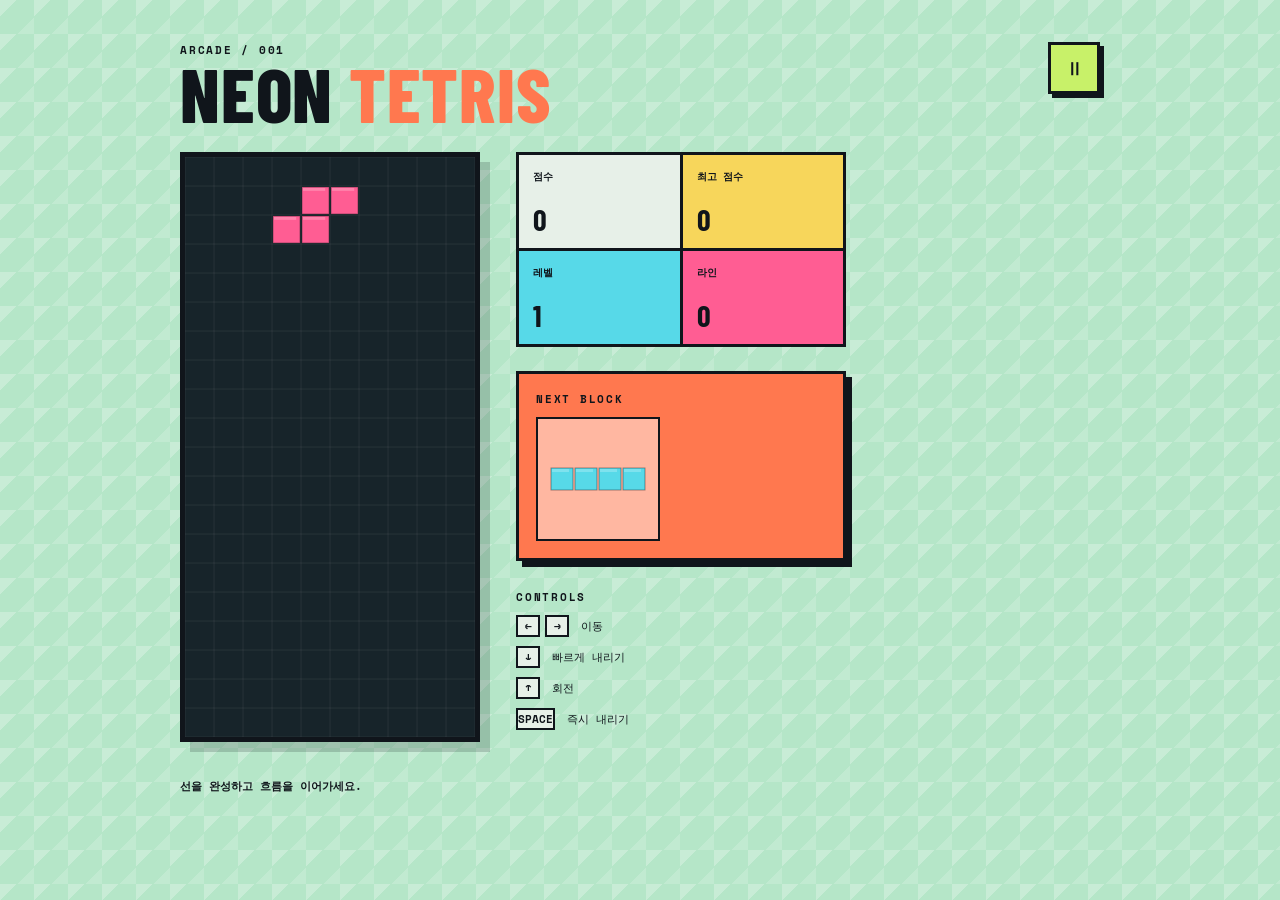
<file: Game01/index.html>
<!DOCTYPE html>
<html lang="ko">
<head>
  <meta charset="UTF-8">
  <meta name="viewport" content="width=device-width, initial-scale=1.0">
  <title>NEON TETRIS</title>
  <link rel="stylesheet" href="style.css">
</head>
<body>
  <main class="game-shell">
    <section class="game-header">
      <div>
        <p class="eyebrow">ARCADE / 001</p>
        <h1>NEON <span>TETRIS</span></h1>
      </div>
      <button id="pause-button" class="icon-button" type="button" aria-label="게임 일시정지">Ⅱ</button>
    </section>

    <section class="game-layout">
      <div class="board-wrap">
        <canvas id="game-board" width="300" height="600" aria-label="테트리스 게임 보드"></canvas>
        <div id="game-overlay" class="game-overlay hidden">
          <p id="overlay-title">GAME OVER</p>
          <button id="restart-overlay" class="primary-button" type="button">다시 시작</button>
        </div>
      </div>

      <aside class="sidebar">
        <div class="stat-grid">
          <div class="stat"><span>점수</span><strong id="score">0</strong></div>
          <div class="stat"><span>최고 점수</span><strong id="high-score">0</strong></div>
          <div class="stat"><span>레벨</span><strong id="level">1</strong></div>
          <div class="stat"><span>라인</span><strong id="lines">0</strong></div>
        </div>

        <div class="next-panel">
          <div class="panel-label">NEXT BLOCK</div>
          <canvas id="next-board" width="120" height="120" aria-label="다음 블록"></canvas>
        </div>

        <div class="controls-help">
          <div class="panel-label">CONTROLS</div>
          <p><kbd>←</kbd><kbd>→</kbd> 이동</p>
          <p><kbd>↓</kbd> 빠르게 내리기</p>
          <p><kbd>↑</kbd> 회전</p>
          <p><kbd>SPACE</kbd> 즉시 내리기</p>
        </div>
      </aside>
    </section>

    <div class="mobile-controls" aria-label="게임 조작 버튼">
      <button class="control-button" data-action="left" type="button">←</button>
      <button class="control-button" data-action="rotate" type="button">↻</button>
      <button class="control-button drop-button" data-action="drop" type="button">↓</button>
      <button class="control-button" data-action="right" type="button">→</button>
    </div>

    <footer>선을 완성하고 흐름을 이어가세요.</footer>
  </main>
  <script src="script.js"></script>
</body>
</html>
</file>
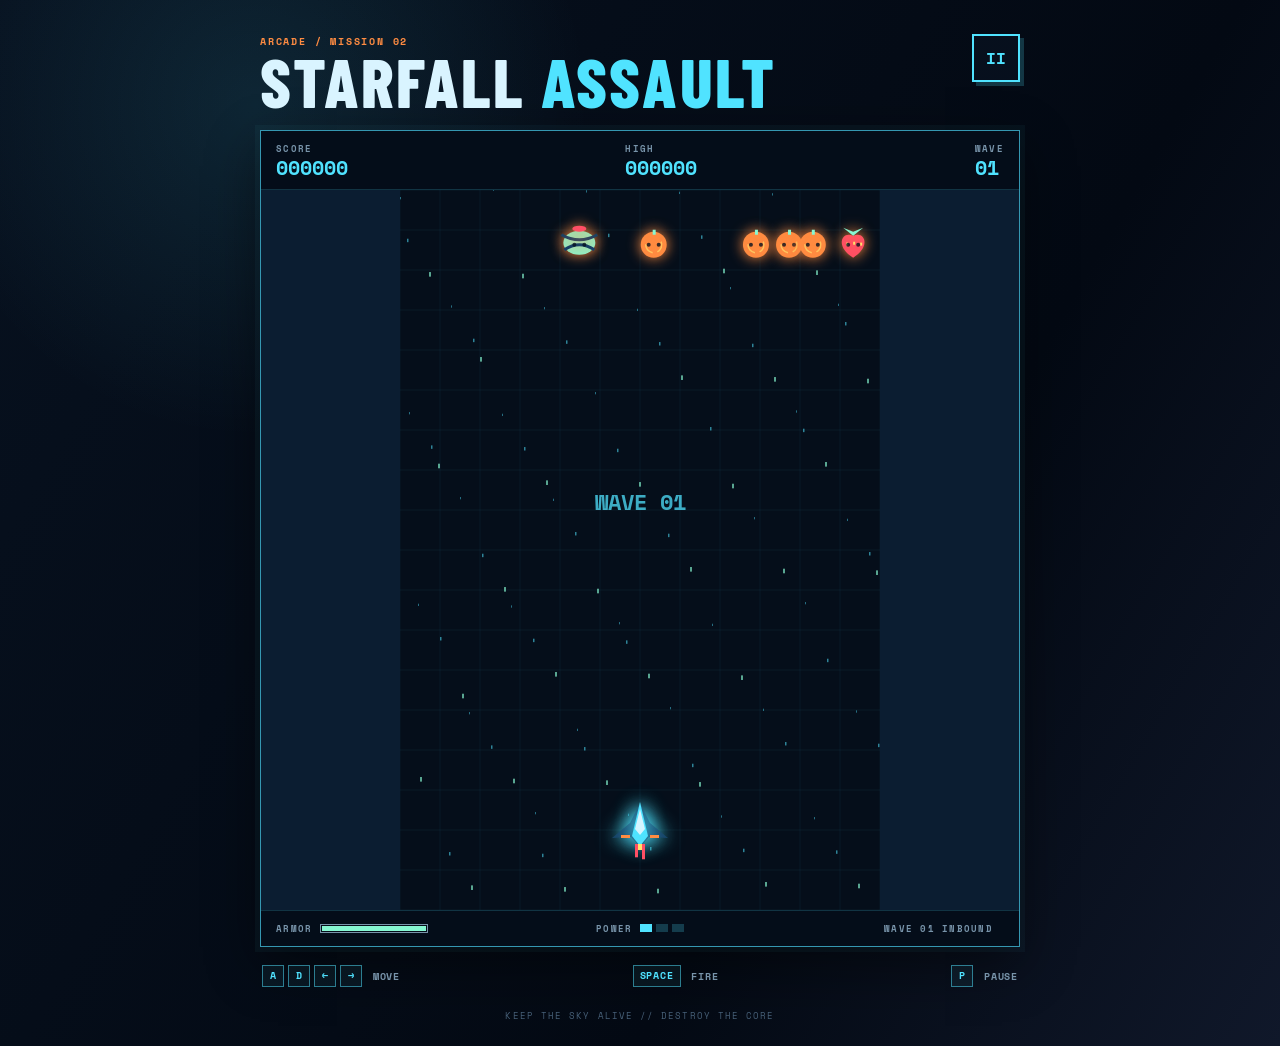
<file: Game02/index.html>
<!DOCTYPE html>
<html lang="ko">
<head>
  <meta charset="UTF-8">
  <meta name="viewport" content="width=device-width, initial-scale=1.0">
  <meta name="theme-color" content="#07111f">
  <title>STARFALL // VERTICAL ASSAULT</title>
  <link rel="stylesheet" href="style.css">
</head>
<body>
  <main class="game-shell">
    <header class="topbar">
      <div class="brand-block">
        <p class="eyebrow">ARCADE / MISSION 02</p>
        <h1>STARFALL <span>ASSAULT</span></h1>
      </div>
      <button id="pause-button" class="pause-button" type="button" aria-label="게임 일시정지">II</button>
    </header>

    <section class="game-frame">
      <div class="hud hud-top">
        <div><span>SCORE</span><strong id="score">000000</strong></div>
        <div><span>HIGH</span><strong id="high-score">000000</strong></div>
        <div><span>WAVE</span><strong id="wave">01</strong></div>
      </div>
      <div class="canvas-wrap">
        <canvas id="game-canvas" width="480" height="720" aria-label="스타폴 종스크롤 슈팅 게임"></canvas>
        <div id="game-overlay" class="game-overlay hidden">
          <p class="overlay-kicker">SIGNAL LOST</p>
          <h2 id="overlay-title">GAME OVER</h2>
          <p id="overlay-copy">최종 점수 000000</p>
          <button id="restart-button" class="action-button" type="button">REDEPLOY</button>
        </div>
      </div>
      <div class="hud hud-bottom">
        <div class="status-line"><span>ARMOR</span><div class="meter"><i id="armor-meter"></i></div></div>
        <div class="status-line"><span>POWER</span><div class="power-pips" id="power-pips"><i></i><i></i><i></i></div></div>
        <div class="status-line"><span id="mission-status">SECTOR CLEAR</span></div>
      </div>
    </section>

    <section class="instructions">
      <div><span class="key">A</span><span class="key">D</span><span class="key">←</span><span class="key">→</span> MOVE</div>
      <div><span class="key wide">SPACE</span> FIRE</div>
      <div><span class="key">P</span> PAUSE</div>
    </section>

    <div class="touch-controls" aria-label="터치 조작 버튼">
      <button class="touch-button" data-control="left" type="button">◀</button>
      <button class="touch-button fire-button" data-control="fire" type="button">FIRE</button>
      <button class="touch-button" data-control="right" type="button">▶</button>
    </div>

    <footer>KEEP THE SKY ALIVE // DESTROY THE CORE</footer>
  </main>
  <script src="script.js"></script>
</body>
</html>
</file>
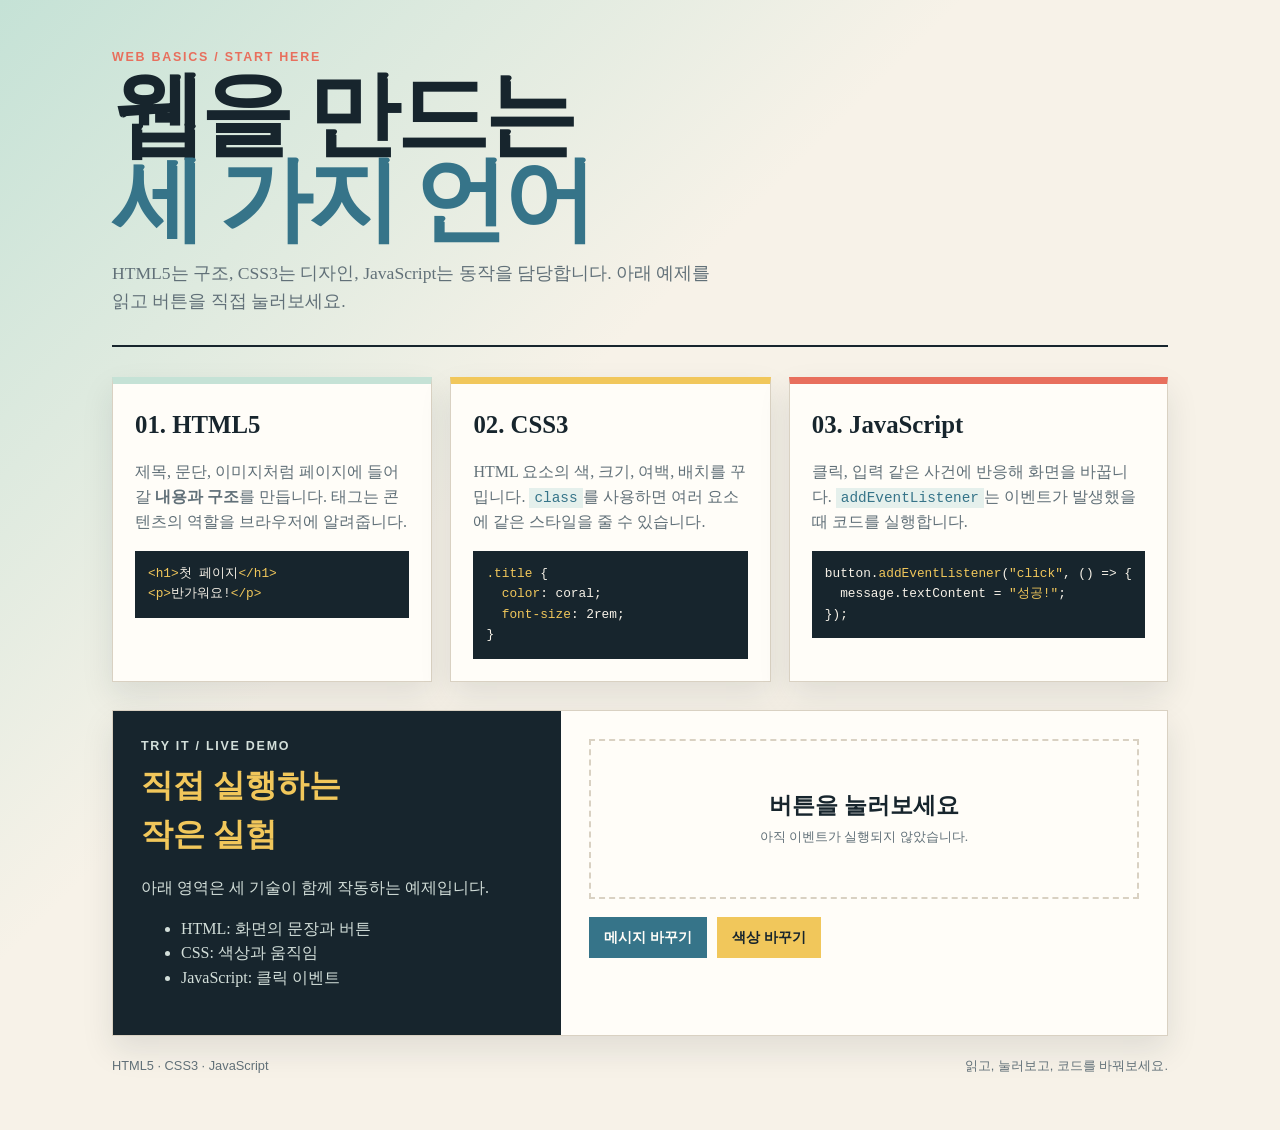
<file: Demopage.html>
<!DOCTYPE html>
<html lang="ko">
<head>
  <meta charset="UTF-8">
  <meta name="viewport" content="width=device-width, initial-scale=1.0">
  <title>웹 기초 학습실</title>
  <style>
    :root {
      --ink: #17252d;
      --muted: #617078;
      --paper: #f7f2e8;
      --white: #fffdf8;
      --line: #d9d1c2;
      --coral: #e86f5d;
      --yellow: #f1c75b;
      --blue: #367489;
      --mint: #c5e2d6;
    }

    * { box-sizing: border-box; }
    body {
      margin: 0;
      color: var(--ink);
      background: linear-gradient(135deg, var(--mint), transparent 40%), var(--paper);
      font-family: Georgia, "Times New Roman", serif;
      line-height: 1.55;
    }
    .page { max-width: 1100px; margin: auto; padding: 28px 22px 55px; }
    header { padding: 22px 0 30px; border-bottom: 2px solid var(--ink); }
    .eyebrow { margin: 0 0 8px; color: var(--coral); font: bold .78rem "Trebuchet MS", sans-serif; letter-spacing: .14em; }
    h1 { margin: 0 0 12px; font-size: clamp(2.8rem, 8vw, 5.8rem); line-height: .92; letter-spacing: -.05em; }
    h1 span { color: var(--blue); }
    header p:last-child { max-width: 620px; margin-bottom: 0; color: var(--muted); font-size: 1.1rem; }
    main { display: grid; gap: 28px; padding-top: 30px; }
    .lessons { display: grid; grid-template-columns: repeat(3, 1fr); gap: 18px; }
    .card, .practice { background: var(--white); border: 1px solid var(--line); box-shadow: 0 14px 30px rgba(23, 37, 45, .1); }
    .card { min-height: 255px; padding: 22px; border-top: 7px solid var(--mint); }
    .card:nth-child(2) { border-top-color: var(--yellow); }
    .card:nth-child(3) { border-top-color: var(--coral); }
    h2 { margin: 0 0 12px; font-size: 1.55rem; }
    .card p { color: var(--muted); }
    code { padding: 2px 5px; color: var(--blue); background: #e5f0ec; font: .9em Consolas, monospace; }
    pre { overflow-x: auto; margin: 15px 0 0; padding: 13px; color: #f7f2e8; background: var(--ink); font: .8rem/1.6 Consolas, monospace; }
    .mark { color: var(--yellow); }
    .practice { display: grid; grid-template-columns: .85fr 1.15fr; overflow: hidden; }
    .explanation { padding: 28px; color: var(--white); background: var(--ink); }
    .explanation h2 { color: var(--yellow); font-size: 2rem; }
    .explanation p, .explanation li { color: #d3dfda; }
    .workspace { padding: 28px; }
    #demo { display: grid; place-items: center; min-height: 160px; padding: 22px; border: 2px dashed var(--line); text-align: center; transition: .2s ease; }
    #demo.active { background: #fff0e8; border-color: var(--coral); transform: rotate(-1deg); }
    #demo strong { display: block; font-size: 1.45rem; }
    #demo small { color: var(--muted); }
    .actions { display: flex; flex-wrap: wrap; gap: 10px; margin-top: 18px; }
    button { padding: 11px 15px; border: 0; color: var(--white); background: var(--blue); cursor: pointer; font: bold .9rem "Trebuchet MS", sans-serif; }
    button:hover, button:focus-visible { background: var(--coral); outline: 3px solid rgba(232, 111, 93, .25); }
    button.alt { color: var(--ink); background: var(--yellow); }
    #result { min-height: 25px; margin: 14px 0 0; color: var(--blue); font-weight: bold; }
    footer { display: flex; justify-content: space-between; gap: 15px; padding-top: 22px; color: var(--muted); font: .8rem "Trebuchet MS", sans-serif; }
    @media (max-width: 760px) {
      .lessons, .practice { grid-template-columns: 1fr; }
      .card { min-height: auto; }
      footer { display: block; }
      footer span { display: block; margin-top: 6px; }
    }
  </style>
</head>
<body>
  <div class="page">
    <header>
      <p class="eyebrow">WEB BASICS / START HERE</p>
      <h1>웹을 만드는<br><span>세 가지 언어</span></h1>
      <p>HTML5는 구조, CSS3는 디자인, JavaScript는 동작을 담당합니다. 아래 예제를 읽고 버튼을 직접 눌러보세요.</p>
    </header>

    <main>
      <section class="lessons" aria-label="웹 기술 기초 설명">
        <article class="card" id="html">
          <h2>01. HTML5</h2>
          <p>제목, 문단, 이미지처럼 페이지에 들어갈 <strong>내용과 구조</strong>를 만듭니다. 태그는 콘텐츠의 역할을 브라우저에 알려줍니다.</p>
          <pre><span class="mark">&lt;h1&gt;</span>첫 페이지<span class="mark">&lt;/h1&gt;</span>
<span class="mark">&lt;p&gt;</span>반가워요!<span class="mark">&lt;/p&gt;</span></pre>
        </article>
        <article class="card" id="css">
          <h2>02. CSS3</h2>
          <p>HTML 요소의 색, 크기, 여백, 배치를 꾸밉니다. <code>class</code>를 사용하면 여러 요소에 같은 스타일을 줄 수 있습니다.</p>
          <pre><span class="mark">.title</span> {
  <span class="mark">color</span>: coral;
  <span class="mark">font-size</span>: 2rem;
}</pre>
        </article>
        <article class="card" id="javascript">
          <h2>03. JavaScript</h2>
          <p>클릭, 입력 같은 사건에 반응해 화면을 바꿉니다. <code>addEventListener</code>는 이벤트가 발생했을 때 코드를 실행합니다.</p>
          <pre>button.<span class="mark">addEventListener</span>(<span class="mark">"click"</span>, () =&gt; {
  message.textContent = <span class="mark">"성공!"</span>;
});</pre>
        </article>
      </section>

      <section class="practice" aria-labelledby="practice-title">
        <div class="explanation">
          <p class="eyebrow">TRY IT / LIVE DEMO</p>
          <h2 id="practice-title">직접 실행하는<br>작은 실험</h2>
          <p>아래 영역은 세 기술이 함께 작동하는 예제입니다.</p>
          <ul>
            <li>HTML: 화면의 문장과 버튼</li>
            <li>CSS: 색상과 움직임</li>
            <li>JavaScript: 클릭 이벤트</li>
          </ul>
        </div>
        <div class="workspace">
          <div id="demo">
            <div>
              <strong id="message">버튼을 눌러보세요</strong>
              <small id="state">아직 이벤트가 실행되지 않았습니다.</small>
            </div>
          </div>
          <div class="actions">
            <button id="run" type="button">메시지 바꾸기</button>
            <button id="paint" class="alt" type="button">색상 바꾸기</button>
          </div>
          <p id="result" aria-live="polite"></p>
        </div>
      </section>
    </main>

    <footer><span>HTML5 · CSS3 · JavaScript</span><span>읽고, 눌러보고, 코드를 바꿔보세요.</span></footer>
  </div>

  <script>
    const demo = document.querySelector("#demo");
    const message = document.querySelector("#message");
    const state = document.querySelector("#state");
    const result = document.querySelector("#result");
    const backgrounds = ["#fff0e8", "#e5f0ec", "#fff8d7"];
    let colorIndex = 0;

    document.querySelector("#run").addEventListener("click", () => {
      demo.classList.add("active");
      message.textContent = "클릭 이벤트가 실행됐어요!";
      state.textContent = "JavaScript가 HTML 내용을 변경했습니다.";
      result.textContent = "✓ 메시지 변경 완료";
    });

    document.querySelector("#paint").addEventListener("click", () => {
      colorIndex = (colorIndex + 1) % backgrounds.length;
      demo.style.backgroundColor = backgrounds[colorIndex];
      result.textContent = `✓ CSS 배경색 변경: ${backgrounds[colorIndex]}`;
    });
  </script>
</body>
</html>
</file>
<file: Game01/style.css>
@import url('https://fonts.googleapis.com/css2?family=Barlow+Condensed:wght@500;600;700;800&family=Space+Mono:wght@400;700&display=swap');

:root {
  --ink: #10151b;
  --paper: #e7f0e8;
  --mint: #b5e6c8;
  --lime: #c8f169;
  --orange: #ff784f;
  --pink: #ff5d93;
  --cyan: #57d9e8;
  --yellow: #f7d65b;
  --purple: #9d87ed;
}

* { box-sizing: border-box; }

body {
  margin: 0;
  min-height: 100vh;
  color: var(--ink);
  background: var(--mint);
  font-family: 'Space Mono', monospace;
  background-image: linear-gradient(135deg, rgba(255,255,255,.25) 25%, transparent 25%), linear-gradient(315deg, rgba(255,255,255,.16) 25%, transparent 25%);
  background-size: 34px 34px;
}

.game-shell { width: min(920px, calc(100% - 32px)); margin: 0 auto; padding: 42px 0 28px; }
.game-header { display: flex; justify-content: space-between; align-items: flex-start; margin-bottom: 26px; }
.eyebrow, .panel-label { margin: 0; font-size: 11px; font-weight: 700; letter-spacing: .16em; }
h1 { margin: 3px 0 0; font: 800 clamp(42px, 8vw, 76px)/.85 'Barlow Condensed', sans-serif; letter-spacing: .01em; }
h1 span { color: var(--orange); }
.icon-button, .control-button, .primary-button { border: 3px solid var(--ink); color: var(--ink); background: var(--lime); font: 700 20px 'Space Mono', monospace; cursor: pointer; box-shadow: 4px 4px 0 var(--ink); transition: transform .12s, box-shadow .12s; }
.icon-button { width: 52px; height: 52px; font-size: 17px; }
.icon-button:active, .control-button:active, .primary-button:active { transform: translate(3px, 3px); box-shadow: 1px 1px 0 var(--ink); }

.game-layout { display: grid; grid-template-columns: 300px 1fr; gap: 36px; align-items: start; }
.board-wrap { position: relative; width: 300px; border: 5px solid var(--ink); background: var(--ink); box-shadow: 10px 10px 0 rgba(16,21,27,.18); }
#game-board { display: block; width: 100%; height: auto; background: #17242a; }
.game-overlay { position: absolute; inset: 0; display: flex; flex-direction: column; align-items: center; justify-content: center; gap: 20px; background: rgba(16,21,27,.88); color: var(--paper); text-align: center; }
.game-overlay.hidden { display: none; }
.game-overlay p { margin: 0; font: 800 42px/1 'Barlow Condensed', sans-serif; letter-spacing: .04em; }
.primary-button { padding: 12px 18px; font-size: 13px; }

.sidebar { display: grid; gap: 24px; max-width: 330px; }
.stat-grid { display: grid; grid-template-columns: 1fr 1fr; gap: 3px; background: var(--ink); border: 3px solid var(--ink); }
.stat { min-height: 93px; padding: 14px; display: flex; flex-direction: column; justify-content: space-between; background: var(--paper); }
.stat:nth-child(2) { background: var(--yellow); }
.stat:nth-child(3) { background: var(--cyan); }
.stat:nth-child(4) { background: var(--pink); }
.stat span { font-size: 10px; font-weight: 700; }
.stat strong { font: 700 30px/1 'Barlow Condensed', sans-serif; }
.next-panel { padding: 17px; border: 3px solid var(--ink); background: var(--orange); box-shadow: 6px 6px 0 var(--ink); }
.next-panel .panel-label, .controls-help .panel-label { margin-bottom: 10px; }
#next-board { display: block; background: rgba(255,255,255,.27); border: 2px solid var(--ink); }
.controls-help { padding-top: 4px; }
.controls-help p { margin: 9px 0; font-size: 11px; }
kbd { display: inline-flex; min-width: 24px; height: 22px; align-items: center; justify-content: center; margin-right: 5px; border: 2px solid var(--ink); background: var(--paper); font: 700 11px 'Space Mono', monospace; }
.mobile-controls { display: none; }
footer { margin-top: 36px; font-size: 11px; font-weight: 700; }

@media (max-width: 680px) {
  .game-shell { padding-top: 24px; }
  .game-header { margin-bottom: 20px; }
  .game-layout { grid-template-columns: minmax(0, 1fr); gap: 20px; justify-items: center; }
  .board-wrap { width: min(300px, 82vw); }
  .sidebar { width: min(360px, 100%); grid-template-columns: 1fr 1fr; gap: 14px; }
  .stat-grid { grid-column: 1 / -1; }
  .next-panel { box-shadow: 4px 4px 0 var(--ink); }
  .controls-help { padding: 7px 0 0 8px; }
  .controls-help p { font-size: 9px; margin: 7px 0; }
  .mobile-controls { width: min(360px, 100%); margin: 25px auto 0; display: grid; grid-template-columns: repeat(4, 1fr); gap: 10px; }
  .control-button { height: 52px; font-size: 24px; }
  .drop-button { background: var(--orange); }
  footer { margin-top: 24px; text-align: center; }
}
</file>
<file: Game02/style.css>
@import url('https://fonts.googleapis.com/css2?family=Barlow+Condensed:wght@500;600;700;800&family=Space+Mono:wght@400;700&display=swap');

:root {
  --night: #07111f;
  --deep: #0b1d31;
  --ink: #d9f4ff;
  --muted: #7894aa;
  --cyan: #50e3ff;
  --mint: #86f7d1;
  --orange: #ff8c42;
  --red: #ff4f65;
  --yellow: #ffe36e;
}

* { box-sizing: border-box; }
body { margin: 0; min-height: 100vh; color: var(--ink); background: #030913; font-family: 'Space Mono', monospace; background-image: radial-gradient(circle at 20% 10%, rgba(80,227,255,.11), transparent 24%), linear-gradient(120deg, #07111f 0%, #030913 66%, #10182a 100%); }
button { font: inherit; }
.game-shell { width: min(760px, calc(100% - 32px)); margin: 0 auto; padding: 34px 0 24px; }
.topbar { display: flex; justify-content: space-between; align-items: flex-start; margin-bottom: 20px; }
.eyebrow { margin: 0; color: var(--orange); font-size: 10px; font-weight: 700; letter-spacing: .18em; }
h1 { margin: 5px 0 0; color: var(--ink); font: 800 clamp(38px, 7vw, 68px)/.82 'Barlow Condensed', sans-serif; letter-spacing: .03em; }
h1 span { color: var(--cyan); }
.pause-button, .action-button, .touch-button { border: 2px solid var(--cyan); color: var(--cyan); background: rgba(7,17,31,.86); cursor: pointer; box-shadow: 4px 4px 0 rgba(80,227,255,.2); transition: transform .12s, background .12s; }
.pause-button { width: 48px; height: 48px; font-weight: 700; }
.pause-button:hover, .action-button:hover, .touch-button:hover { background: rgba(80,227,255,.15); }
.pause-button:active, .action-button:active, .touch-button:active { transform: translate(2px, 2px); }
.game-frame { border: 1px solid rgba(80,227,255,.62); background: var(--deep); box-shadow: 0 0 0 5px rgba(80,227,255,.04), 0 18px 50px rgba(0,0,0,.45); }
.hud { display: flex; justify-content: space-between; align-items: center; padding: 11px 15px; background: rgba(3,9,19,.8); }
.hud-top { border-bottom: 1px solid rgba(80,227,255,.18); }
.hud-bottom { border-top: 1px solid rgba(80,227,255,.18); gap: 20px; }
.hud-top div { display: grid; gap: 3px; }
.hud span { color: var(--muted); font-size: 9px; font-weight: 700; letter-spacing: .14em; }
.hud strong { color: var(--cyan); font: 700 20px/1 'Space Mono', monospace; }
.canvas-wrap { position: relative; width: min(480px, 100%); margin: 0 auto; background: #050e1a; }
#game-canvas { display: block; width: 100%; height: auto; aspect-ratio: 2 / 3; }
.game-overlay { position: absolute; inset: 0; display: flex; flex-direction: column; align-items: center; justify-content: center; gap: 10px; background: rgba(3,9,19,.88); text-align: center; }
.game-overlay.hidden { display: none; }
.overlay-kicker { margin: 0; color: var(--orange); font-size: 10px; letter-spacing: .22em; }
.game-overlay h2 { margin: 0; color: var(--cyan); font: 800 54px/.9 'Barlow Condensed', sans-serif; letter-spacing: .04em; }
.game-overlay p { margin: 0; color: var(--muted); font-size: 11px; }
.action-button { margin-top: 12px; padding: 11px 20px; color: var(--night); background: var(--cyan); font-size: 12px; font-weight: 700; box-shadow: 4px 4px 0 rgba(255,255,255,.18); }
.status-line { display: flex; align-items: center; gap: 8px; min-width: 120px; }
.meter { width: 108px; height: 9px; border: 1px solid var(--muted); padding: 1px; }
.meter i { display: block; width: 100%; height: 100%; background: var(--mint); transition: width .2s; }
.power-pips { display: flex; gap: 4px; }
.power-pips i { width: 12px; height: 8px; border: 1px solid var(--cyan); background: var(--cyan); }
.power-pips i:nth-child(2), .power-pips i:nth-child(3) { opacity: .22; }
.instructions { display: flex; justify-content: space-between; gap: 20px; margin: 18px 2px 0; color: var(--muted); font-size: 10px; font-weight: 700; letter-spacing: .08em; }
.key { display: inline-flex; min-width: 22px; height: 22px; align-items: center; justify-content: center; margin-right: 4px; border: 1px solid rgba(80,227,255,.5); color: var(--cyan); background: rgba(80,227,255,.06); }
.key.wide { padding: 0 6px; }
.touch-controls { display: none; }
footer { margin-top: 22px; color: #476078; font-size: 9px; letter-spacing: .12em; text-align: center; }

@media (max-width: 560px) {
  .game-shell { width: min(100% - 20px, 480px); padding-top: 20px; }
  .topbar { margin-bottom: 14px; }
  .game-frame { margin: 0 -1px; }
  .hud { padding: 9px 10px; }
  .hud strong { font-size: 15px; }
  .hud-bottom { gap: 8px; }
  .hud-bottom .status-line { min-width: 0; }
  .hud-bottom .status-line:last-child { display: none; }
  .meter { width: 74px; }
  .instructions { display: none; }
  .touch-controls { display: grid; grid-template-columns: 1fr 1.35fr 1fr; gap: 8px; margin-top: 14px; }
  .touch-button { height: 48px; font-size: 18px; font-weight: 700; touch-action: manipulation; }
  .fire-button { color: var(--orange); border-color: var(--orange); font-size: 11px; }
  footer { margin-top: 16px; }
}
</file>
